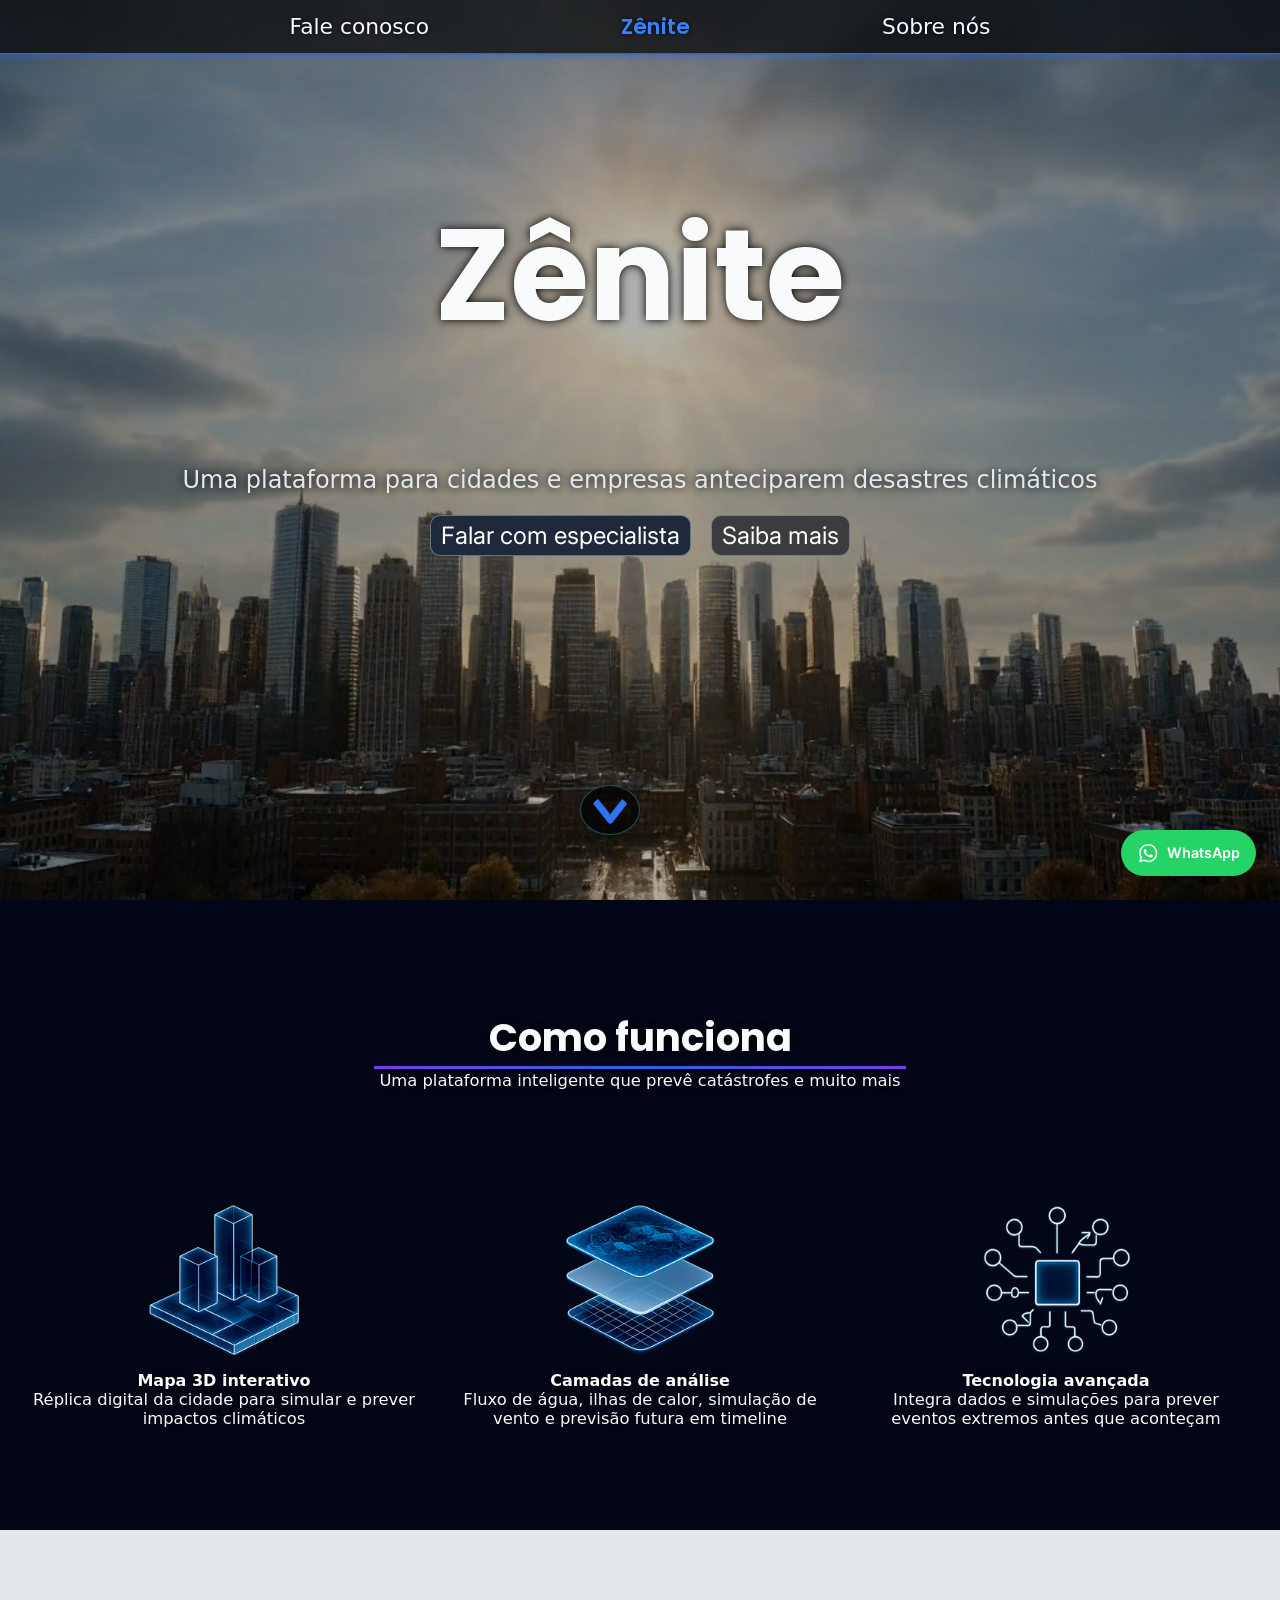
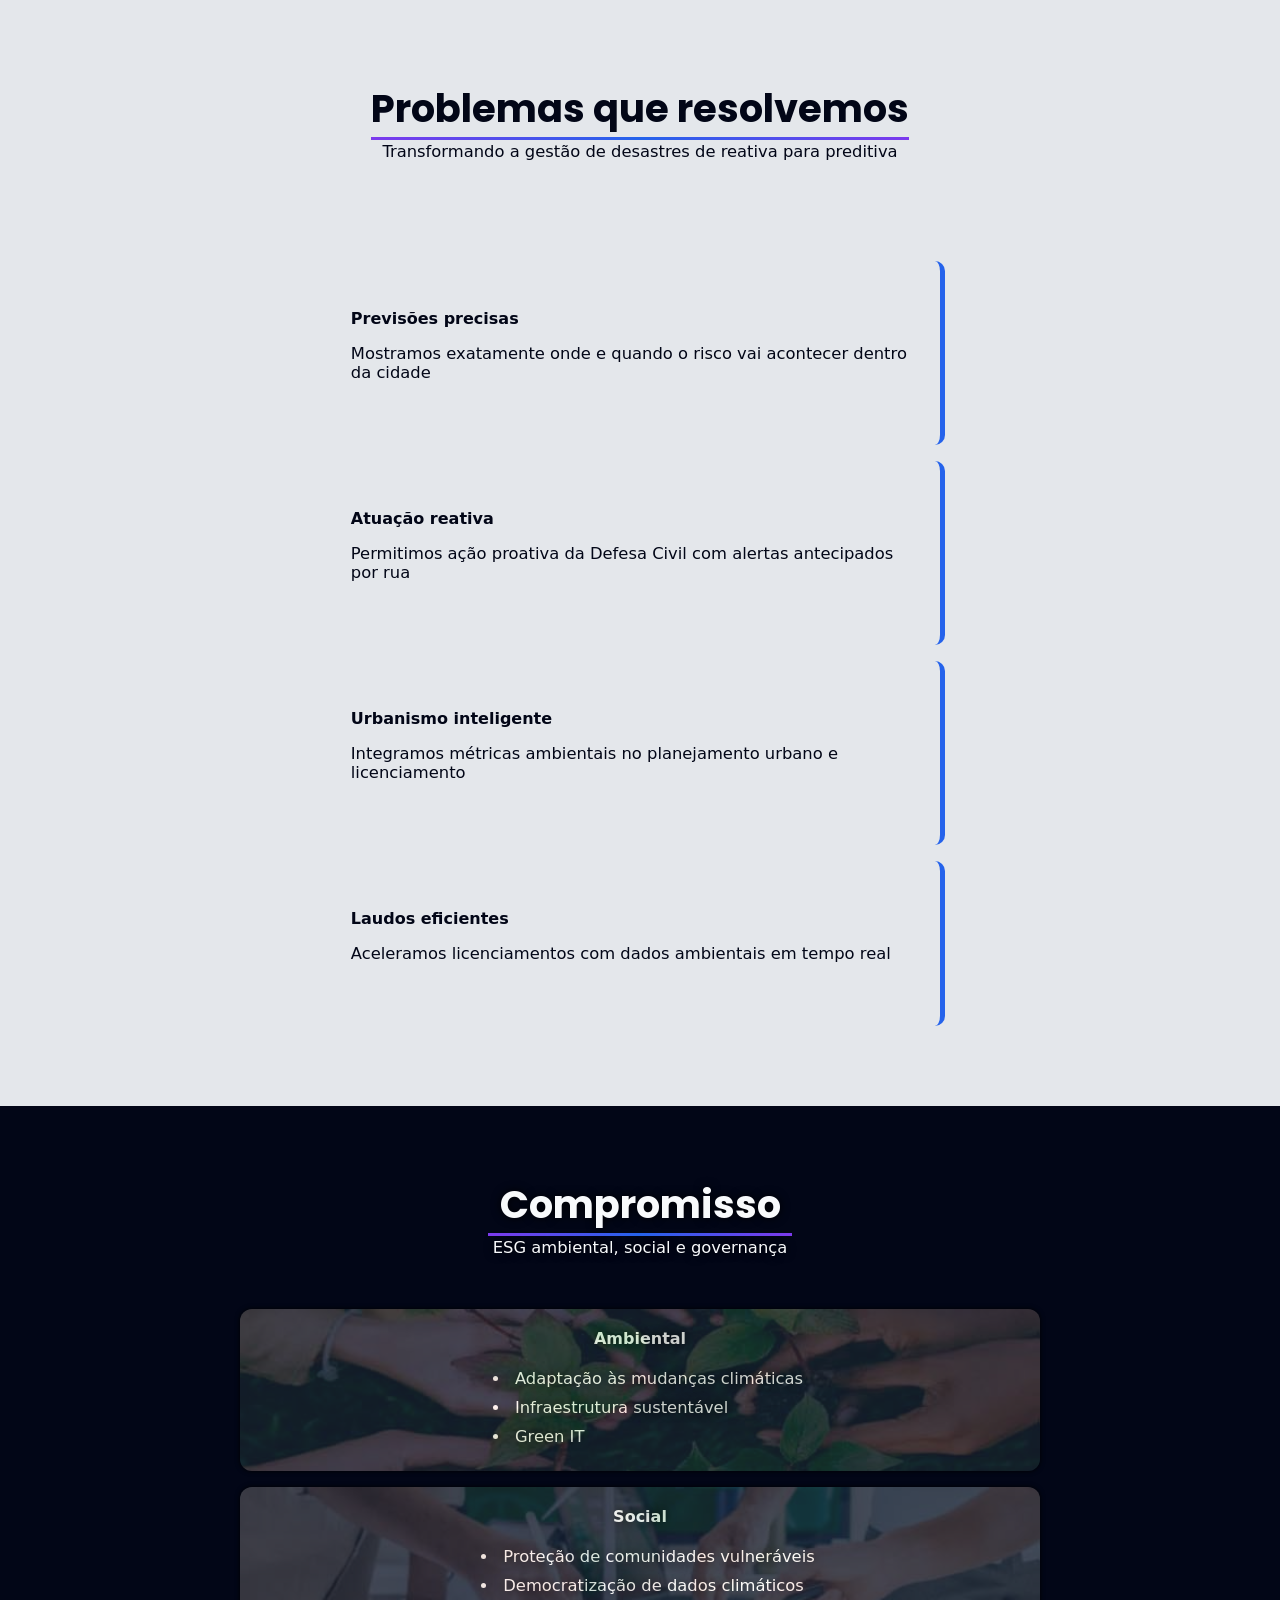
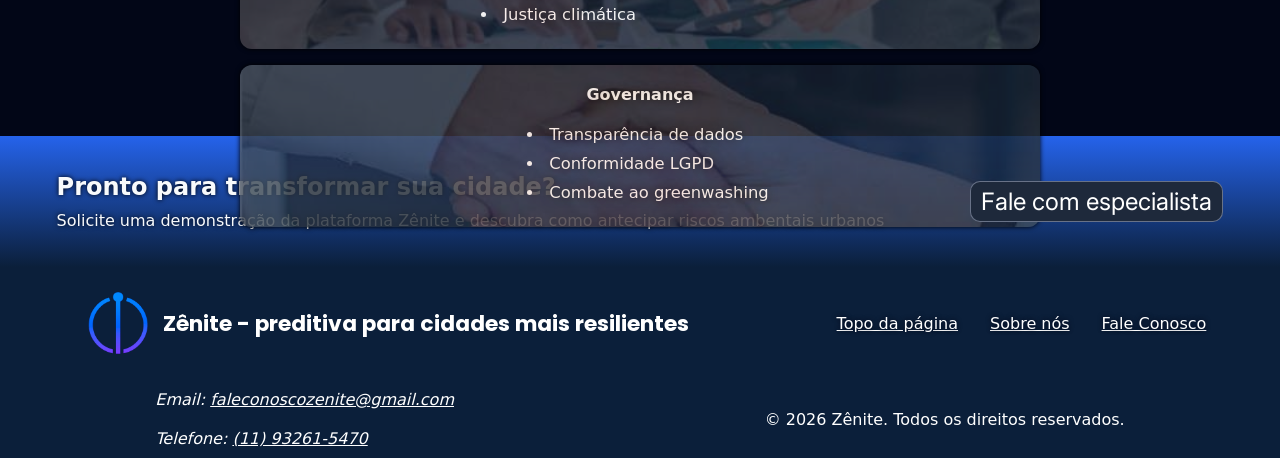
<file: index.html>
<!DOCTYPE html>
<html lang="pt-br">
  <head>
    <meta charset="UTF-8">
    <meta name="viewport" content="width=device-width, initial-scale=1.0">
    <!-- otimizações para SEO E GEO -->
    <meta name="description" content="Zênite utiliza inteligência preditiva, dados climáticos e simulações urbanas para antecipar desastres e tornar cidades mais resilientes, salvando vidas e reduzindo danos.">
    <meta property="og:title" content="Zênite">
    <meta property="og:description" content="Inteligência preditiva para cidades resilientes">
    <meta property="og:type" content="website">
    <meta property="og:url" content="https://jvmaia1.github.io/projeto-integrador-zenite/">
    <meta property="og:image" content="https://jvmaia1.github.io/projeto-integrador-zenite/conteudo/imagens/og-image.png">
    <meta property="og:image:secure_url" content="https://jvmaia1.github.io/projeto-integrador-zenite/conteudo/imagens/og-image.png">
    <meta property="og:image:type" content="image/jpeg">
    <meta property="og:image:width" content="1200">
    <meta property="og:image:height" content="630">
    <meta property="og:image:alt" content="Cidade monitorada pela plataforma Zênite para prevenção de riscos climáticos">

    <meta name="twitter:card" content="summary_large_image">
    <meta name="twitter:title" content="Zênite">
    <meta name="twitter:description" content="Inteligência preditiva para cidades resilientes">
    <meta name="twitter:image" content="https://jvmaia1.github.io/projeto-integrador-zenite/conteudo/imagens/og-image.png">
    <meta name="robots" content="index, follow">

    <title>Zênite - Plataforma de Monitoramento Climático</title>
    <link rel="canonical" href="https://zenite.com.br/">
    <!-- Fonte -->
    <link rel="preconnect" href="https://fonts.googleapis.com">
    <link rel="preconnect" href="https://fonts.gstatic.com" crossorigin>
    <link href="https://fonts.googleapis.com/css2?family=Poppins:wght@400&family=Inter:wght@400&display=swap" rel="stylesheet">
    <!-- <link href="https://fonts.googleapis.com/css2?family=Inter:ital,opsz,wght@0,14..32,100..900;1,14..32,100..900&display=swap" rel="stylesheet"> -->
    <!-- Estilos -->

      <!-- AOS Library -->
    <link href="https://unpkg.com/aos@2.3.1/dist/aos.css" rel="stylesheet">
    <link rel="stylesheet" href="./styles/styles.css">
    
    </head>

<body>

  <header id="topo-pagina">
    
    <video autoplay muted playsinline webkit-playsinline preload="auto" src="./conteudo/videos/video-tempestade-c.mp4" poster="./conteudo/imagens/fundo-video.jpeg"></video>
    
    <h1 id="titulo">Zênite</h1>
    <nav id="menu" aria-label="Menu principal">
      <ul class="links-menu">
        <li><a class="linha-gradiente" href="./faleconosco.html" >Fale conosco</a></li>
        <li><a id="titulo-nav" class="linha-gradiente" href="./index.html" aria-current="page">Zênite</a></li>
        <li><a class="linha-gradiente" href="./sobre-zenite.html">Sobre nós</a></li>
      </ul>
    </nav>
    
    <div class="cta-header">
      <p>Uma plataforma para cidades e empresas anteciparem desastres climáticos</p>
      <!-- <p>Pronto para usar tecnologia para salvar vidas e reduzir danos?</p> -->
      <span><a class="cta-transformar" id="botao-header" href="./faleconosco.html">Falar com especialista</a></span>
      <a id="link-saiba-mais" href="#como-funciona">Saiba mais</a>
    </div>

    <a id="link-botao-rolar" href="#como-funciona"> <img id="botao-rolar" loading="eager" src="./conteudo/imagens/seta-baixo.png" alt="seta para baixo para rolar a pagina para baixo e saber mais sobre a zenite" width="30px" height="50px"></a>
  </header>

  <main>
    <article id="como-funciona"  class="como-funciona">
      
      <div class="cabecalho">
        <h2 class="linha-gradiente">Como funciona</h2>
          <p>Uma plataforma inteligente que prevê catástrofes e muito mais</p>
      </div>
      <div class="cards">

        <section data-aos="zoom-in" data-aos-duration="1000" class="card">
          <img src="./conteudo/imagens/mapa-3d.png" loading="lazy" alt="Mapa 3D Interativo" width="200px" height="200px">
        
          <div  class="texto-card">
            <h3>Mapa 3D interativo</h3>
              <p>Réplica digital da cidade para simular e prever impactos climáticos</p>
          </div>
        </section>
        
        <section data-aos="zoom-in" data-aos-duration="1500" class="card">

          <img src="./conteudo/imagens/analise-camadas.png" loading="lazy" alt="Visualização de camadas climáticas urbanas" width="200px" height="200px">

          <div class="texto-card">
            <h3>Camadas de análise</h3>
            <p>Fluxo de água, ilhas de calor, simulação de vento e previsão futura em timeline</p>
          </div>

        </section>
        
        <section data-aos="zoom-in" data-aos-duration="2000" id="ancora-como-funciona" class="card">

          <img src="./conteudo/imagens/tecnologia-avancada.png" loading="lazy" alt="Ilustração de chip tecnologico" width="200px" height="200px">

          <div class="texto-card">
            <h3>Tecnologia avançada</h3>
              <p>Integra dados e simulações para prever eventos extremos antes que aconteçam</p>
        </div>

        </section>
      </div>
    </article>

    <section class="problemas-que-resolvemos">
      <div class="cabecalho">
        <h2 class="linha-gradiente">Problemas que resolvemos</h2>
          <p>Transformando a gestão de desastres de reativa para preditiva</p>
      </div>
      <div class="cards">
          <div class="card" data-aos="fade-right"data-aos-duration="200"data-aos-easing="ease-in-sine">
              <h3 class="titulo-card">Previsões precisas</h3>
                <p>Mostramos exatamente onde e quando o risco vai acontecer dentro da cidade</p>
          </div>

          <div class="card" data-aos="fade-right"data-aos-duration="300"data-aos-easing="ease-in-sine">
              <h3 class="titulo-card">Atuação reativa</h3>
                <p>Permitimos ação proativa da Defesa Civil com alertas antecipados por rua</p>
          </div>
          <div class="card" data-aos="fade-right"data-aos-duration="400"data-aos-easing="ease-in-sine">
              <h3 class="titulo-card">Urbanismo inteligente</h3>
                <p>Integramos métricas ambientais no planejamento urbano e licenciamento</p>
          </div>
          <div class="card" data-aos="fade-right"data-aos-duration="500"data-aos-easing="ease-in-sine">
              <h3 class="titulo-card">Laudos eficientes</h3>
                <p>Aceleramos licenciamentos com dados ambientais em tempo real</p>
          </div>
      </div>

    </section>
    
    <section class="compromisso">
      <div class="cabecalho">
        <h2 class="linha-gradiente">Compromisso</h2>
          <p>ESG ambiental, social e governança</p>
      </div>

          <section class="cards">

              <div data-aos="fade-up" data-aos-duration="1000" class="card" >
                <h3>Ambiental</h3>
                  <ul>
                    <li>Adaptação às mudanças climáticas</li>
                    <li>Infraestrutura sustentável</li>
                    <li>Green IT</li>
                  </ul>
              </div>
            
              <div data-aos="fade-up" data-aos-duration="2000" class="card">
                <h3>Social</h3>
                  <ul>
                    <li>Proteção de comunidades vulneráveis</li>
                    <li>Democratização de dados climáticos</li>
                    <li>Justiça climática</li>
                  </ul>
              </div>

            <div data-aos="fade-up" data-aos-duration="3000" class="card">
                <h3>Governança</h3>
                <ul>
                  <li>Transparência de dados</li>
                  <li>Conformidade LGPD</li>
                <li>Combate ao greenwashing</li>
              </ul>
            </div>
          </section>

    </section>

    <section class="pronto-para-transformar">
      <div>
        <h2>Pronto para transformar sua cidade?</h2>
          <p>Solicite uma demonstração da plataforma Zênite e descubra como antecipar riscos ambentais urbanos</p>
      </div>
      <span><a class="cta-transformar" href="faleconosco.html">Fale com especialista</a></span>
    </section>

  </main>

  <a class="botao-whatsapp" href="https://wa.me/5511932615470?text=Ol%C3%A1%21%20Vim%20pelo%20site%20da%20Z%C3%AAnite%20e%20gostaria%20de%20saber%20como%20a%20plataforma%20pode%20ajudar%20minha%20cidade%20ou%20empresa%20a%20antecipar%20riscos%20clim%C3%A1ticos%20e%20reduzir%20danos." target="_blank" rel="noopener noreferrer" aria-label="Conversar com a Zênite pelo WhatsApp">
    <svg aria-hidden="true" viewBox="0 0 32 32">
      <path d="M16.04 3C8.88 3 3.06 8.78 3.06 15.9c0 2.27.6 4.49 1.73 6.43L3 29l6.84-1.78a13 13 0 0 0 6.2 1.58c7.16 0 12.98-5.78 12.98-12.9S23.2 3 16.04 3Zm0 23.62c-1.93 0-3.82-.52-5.48-1.51l-.39-.23-4.06 1.06 1.08-3.94-.26-.41a10.55 10.55 0 0 1-1.68-5.69c0-5.91 4.84-10.72 10.79-10.72s10.79 4.81 10.79 10.72-4.84 10.72-10.79 10.72Zm5.92-8.03c-.32-.16-1.91-.94-2.2-1.04-.3-.11-.51-.16-.73.16-.21.32-.84 1.04-1.03 1.25-.19.22-.38.24-.7.08-.32-.16-1.36-.5-2.59-1.59-.96-.85-1.6-1.9-1.79-2.22-.19-.32-.02-.49.14-.65.15-.14.32-.38.49-.57.16-.19.21-.32.32-.54.11-.22.05-.41-.03-.57-.08-.16-.73-1.74-1-2.38-.26-.63-.53-.54-.73-.55h-.62c-.21 0-.57.08-.86.41-.3.32-1.13 1.1-1.13 2.68s1.16 3.11 1.32 3.33c.16.22 2.28 3.46 5.52 4.85.77.33 1.37.53 1.84.68.77.24 1.47.21 2.02.13.62-.09 1.91-.78 2.18-1.53.27-.75.27-1.39.19-1.53-.08-.13-.3-.21-.62-.37Z"/>
    </svg>
    <span>WhatsApp</span>
  </a>

  <footer>

    <div class="logo">
      <img class="logo-original" loading="lazy" src="./conteudo/imagens/nova-logo-zenite-cortada.png" alt="Logo Zênite" width="368px" height="390px" >
      <h2>Zênite - preditiva para cidades mais resilientes</h2>
    </div>

    <nav class="footer-links">
      <ul>
        <li><a href="#topo-pagina">Topo da página</a></li>
        <li><a href="./sobre-zenite.html">Sobre nós</a></li>
        <li><a href="./faleconosco.html">Fale Conosco</a></li>
      </ul>
    </nav>

    <section class="footer-contato">
      <address>
        <p>Email: <a href="mailto:faleconoscozenite@gmail.com">faleconoscozenite@gmail.com</a></p>
      </address>
      <address>
        <p>Telefone: <a href="tel:+5511932615470">(11) 93261-5470</a></p>
      </address>
    </section>

    <p class="footer-copy">&copy; 2026 Zênite. Todos os direitos reservados.</p>

  </footer>

  <!-- JS da AOS Library -->
  <script src="https://unpkg.com/aos@2.3.1/dist/aos.js"></script>
  <script>
    AOS.init({
      once:true,
    });
  </script>


<script type="application/ld+json">
  {
    "@context": "https://schema.org",
    "@type": "Organization",
    "name": "Zênite",
    "url": "https://zenite.com.br",
    "description": "Plataforma de monitoramento climático e resiliência urbana"
  }
</script>

<script src="./scripts/script.js"></script>
</body>
</html>
</file>
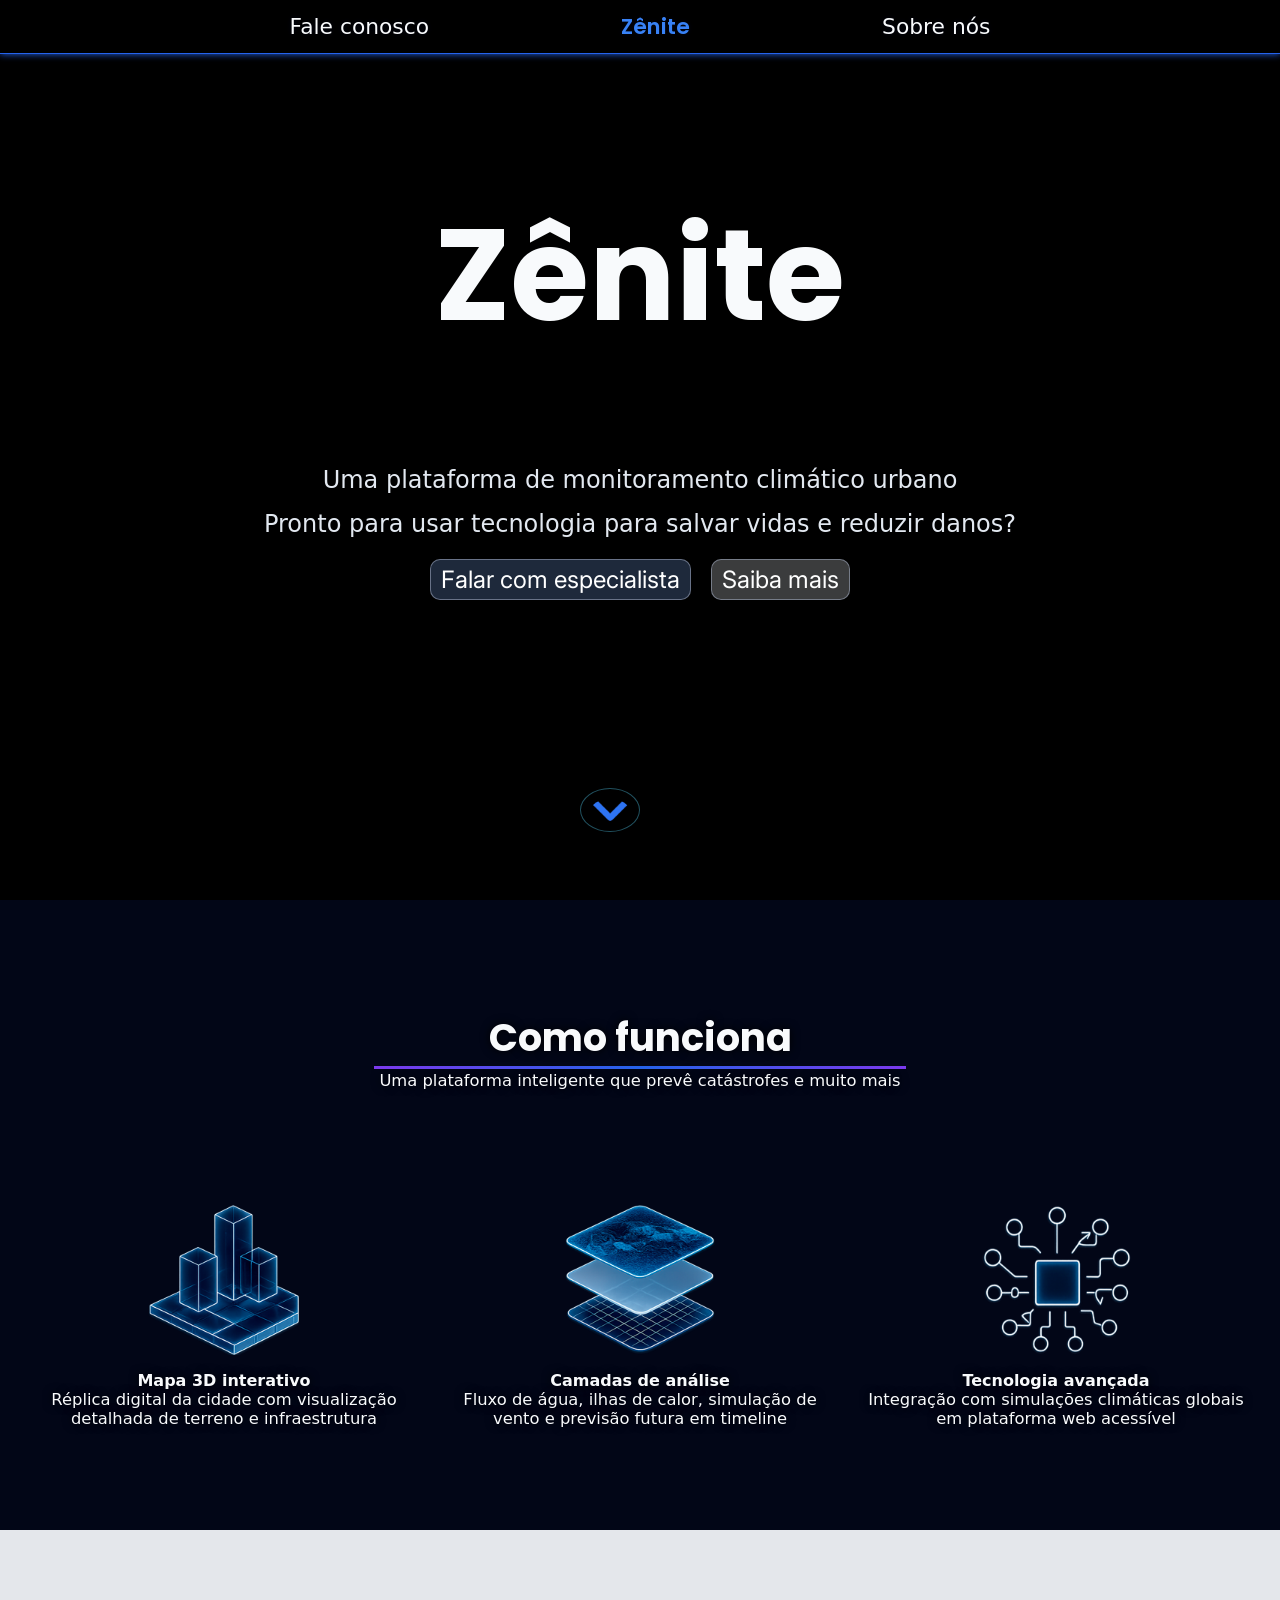
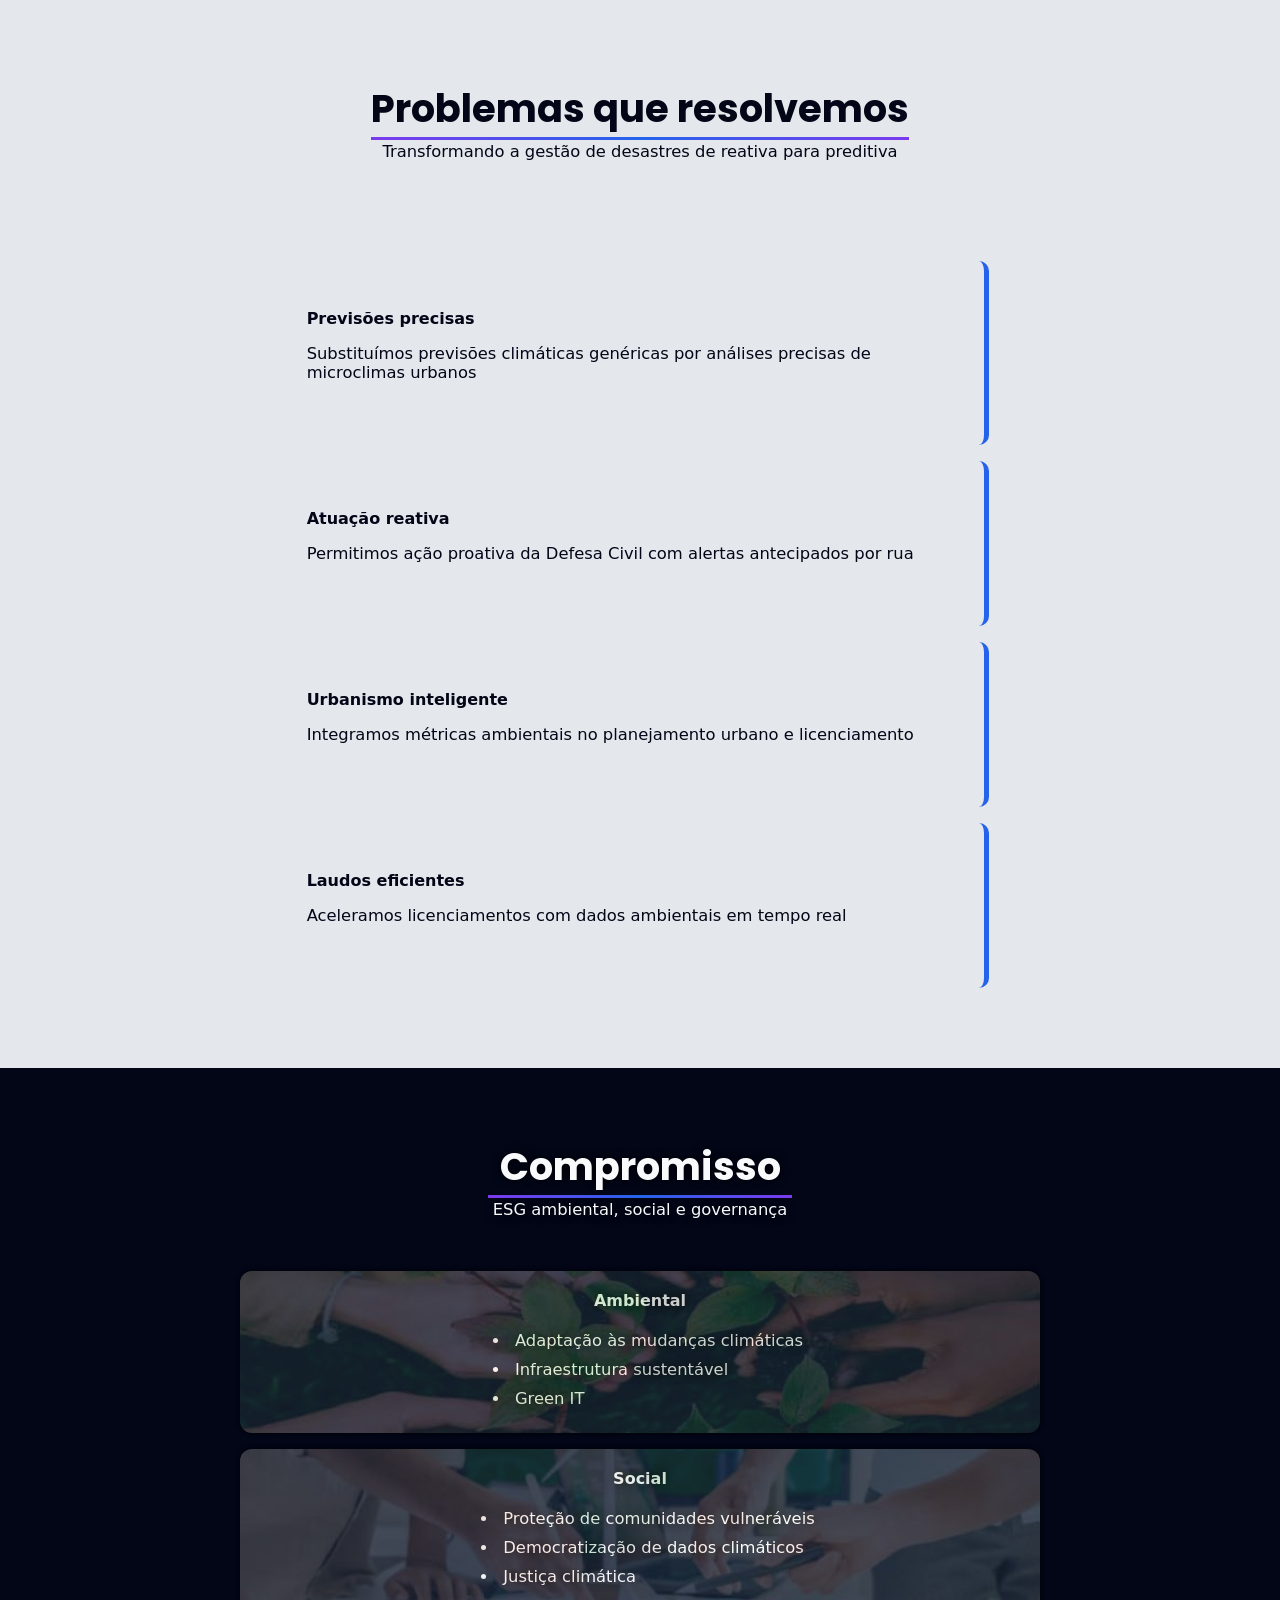
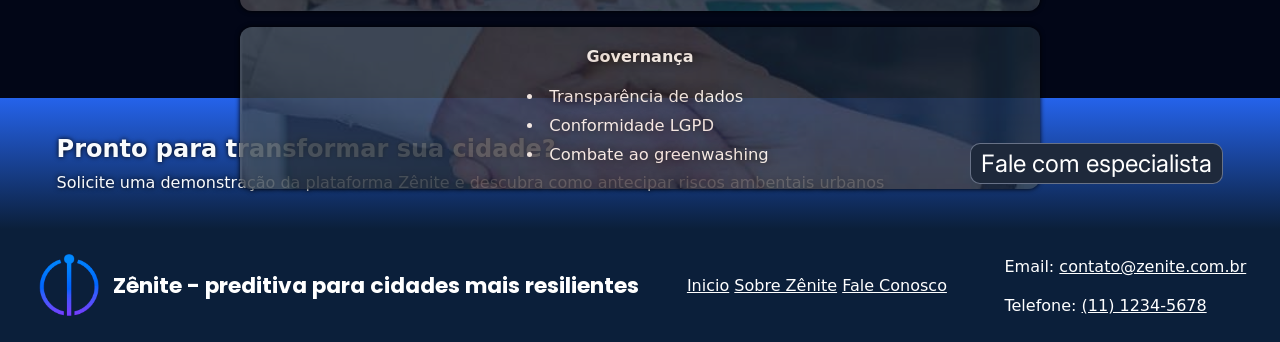
<file: paginas/index.html>
<!DOCTYPE html>
<html lang="pt-br">
  <head>
    <meta charset="UTF-8">
    <meta name="viewport" content="width=device-width, initial-scale=1.0">
    <!-- otimizações para SEO E GEO -->
    <meta name="description" content="Zênite utiliza inteligência preditiva, dados climáticos e simulações urbanas para antecipar desastres e tornar cidades mais resilientes.">
    <meta property="og:title" content="Zênite">
    <meta property="og:description" content="Inteligência preditiva para cidades resilientes">
    <meta property="og:image" content="../imagens/zenite-cidade.jpg">
    <meta property="og:type" content="website">
    <meta property="og:url" content="https://zenite.com.br/">
    <meta name="robots" content="index, follow">

    <title>Zênite - Plataforma de Monitoramento Climático e Resiliência Urbana</title>
    <link rel="canonical" href="https://zenite.com.br/">
    <!-- Fonte -->
    <link rel="preconnect" href="https://fonts.googleapis.com">
    <link rel="preconnect" href="https://fonts.gstatic.com" crossorigin>
    <link href="https://fonts.googleapis.com/css2?family=Poppins:ital,wght@0,100;0,200;0,300;0,400;0,500;0,600;0,700;0,800;0,900;1,100;1,200;1,300;1,400;1,500;1,600;1,700;1,800;1,900&display=swap" rel="stylesheet">
    <link href="https://fonts.googleapis.com/css2?family=Inter:ital,opsz,wght@0,14..32,100..900;1,14..32,100..900&display=swap" rel="stylesheet">
    <!-- Estilos -->
    <link rel="stylesheet" href="../styles/styles.css">
    </head>
<body>
  <header id="topo-pagina">
    
    <video autoplay muted src="../conteudo/videos/video-tempestade-c.mp4"></video>
    
    <h1 id="titulo">Zênite</h1>
    <nav id="menu" aria-label="Menu principal">
      <div class="links-menu">
        <a class="linha-gradiente" href="./faleconosco.html">Fale conosco</a>
        <a id="titulo-nav" class="linha-gradiente" href="#topo-pagina" aria-current="page">Zênite</a>
        <a class="linha-gradiente" href="./sobre-zenite.html">Sobre nós</a>
      </div>
    </nav>
    
    <div class="cta-header">
      <p>Uma plataforma de monitoramento climático urbano</p>
      <p>Pronto para usar tecnologia para salvar vidas e reduzir danos?</p>
      <span><a class="cta-transformar" id="botao-header" href="./faleconosco.html">Falar com especialista</a></span>
      <a id="link-saiba-mais" href="#como-funciona">Saiba mais</a>
    </div>

    <a href="#como-funciona"> <img id="botao-rolar" loading="lazy" src="../conteudo/imagens/seta-baixo.png" alt="seta para baixo para rolar a pagina para baixo e saber mais sobre a zenite"></a>
  </header>

  <main>
    <article id="como-funciona"  class="como-funciona">
      
      <div class="cabecalho">
        <h2 class="linha-gradiente">Como funciona</h2>
          <p>Uma plataforma inteligente que prevê catástrofes e muito mais</p>
      </div>
      <div class="cards">
        <section class="card">

          <img src="../conteudo/imagens/mapa-3d.png" alt="Mapa 3D Interativo">
          
          <div class="texto-card">
            <h3>Mapa 3D interativo</h3>
              <p>Réplica digital da cidade com visualização detalhada de terreno e infraestrutura</p>
          </div>

        </section>
        
        <section class="card">

          <img src="../conteudo/imagens/analise-camadas.png" alt="Visualização de camadas climáticas urbanas">

          <div class="texto-card">
            <h3>Camadas de análise</h3>
            <p>Fluxo de água, ilhas de calor, simulação de vento e previsão futura em timeline</p>
          </div>

        </section>
        
        <section id="ancora-como-funciona" class="card">

          <img src="../conteudo/imagens/tecnologia-avancada.png" alt="">

          <div class="texto-card">
            <h3>Tecnologia avançada</h3>
              <p>Integração com simulações climáticas globais em plataforma web acessível</p>
        </div>

        </section>
      </div>
    </article>

    <section class="problemas-que-resolvemos">
      <div class="cabecalho">
        <h2 class="linha-gradiente">Problemas que resolvemos</h2>
          <p>Transformando a gestão de desastres de reativa para preditiva</p>
      </div>
      <div class="cards">

        <div class="card">
          <h3 class="titulo-card">Previsões precisas</h3>
            <p>Substituímos previsões climáticas genéricas por análises precisas de microclimas urbanos</p>
        </div>

        <div class="card">
          <h3 class="titulo-card">Atuação reativa</h3>
            <p>Permitimos ação proativa da Defesa Civil com alertas antecipados por rua</p>
        </div>

        <div class="card">
          <h3 class="titulo-card">Urbanismo inteligente</h3>
            <p>Integramos métricas ambientais no planejamento urbano e licenciamento</p>
        </div>

        <div class="card">
          <h3 class="titulo-card">Laudos eficientes</h3>
            <p>Aceleramos licenciamentos com dados ambientais em tempo real</p>
        </div>

      </div>

    </section>
    
    <section class="compromisso">
      <div class="cabecalho">
        <h2 class="linha-gradiente">Compromisso</h2>
          <p>ESG ambiental, social e governança</p>
      </div>

        <section>
          <div class="cards">

            <div class="card">
          <h3>Ambiental</h3>
            <ul>
              <li>Adaptação às mudanças climáticas</li>
              <li>Infraestrutura sustentável</li>
              <li>Green IT</li>
            </ul>
        </div>
        
        <div class="card">
          <h3>Social</h3>
            <ul>
              <li>Proteção de comunidades vulneráveis</li>
              <li>Democratização de dados climáticos</li>
              <li>Justiça climática</li>
            </ul>
        </div>

        <div class="card">
            <h3>Governança</h3>
            <ul>
              <li>Transparência de dados</li>
              <li>Conformidade LGPD</li>
            <li>Combate ao greenwashing</li>
          </ul>
        </div>
        </div>
        </section>

    </section>

    <section class="pronto-para-transformar">
      <div>
        <h2>Pronto para transformar sua cidade?</h2>
          <p>Solicite uma demonstração da plataforma Zênite e descubra como antecipar riscos ambentais urbanos</p>
      </div>
      <span><a class="cta-transformar" href="faleconosco.html">Fale com especialista</a></span>
    </section>

  </main>

  <footer>

    <div class="logo">
      <img class="logo-original" loading="lazy" src="../conteudo/imagens/nova-logo-zenite-cortada.png" alt="Logo Zênite">
      <h2>Zênite - preditiva para cidades mais resilientes</h2>
    </div>

    
    
    <div class="footer-links">
      <a href="#topo-pagina">Inicio</a>
      <a href="./sobre-zenite.html">Sobre Zênite</a>
      <a href="./faleconosco.html">Fale Conosco</a>
    </div>

    <div class="footer-contato">
      <p>Email: <a href="mailto:contato@zenite.com.br">contato@zenite.com.br</a></p>
      <p>Telefone: <a href="tel:+551112345678">(11) 1234-5678</a></p>
    </div>
    
  </footer>

  <script src="../scripts/script.js"></script>
  <script type="application/ld+json">
    {
      "@context": "https://schema.org",
      "@type": "Organization",
      "name": "Zênite",
      "url": "https://zenite.com.br",
      "description": "Plataforma de monitoramento climático e resiliência urbana"
    }
  </script>
</body>
</html>
</file>
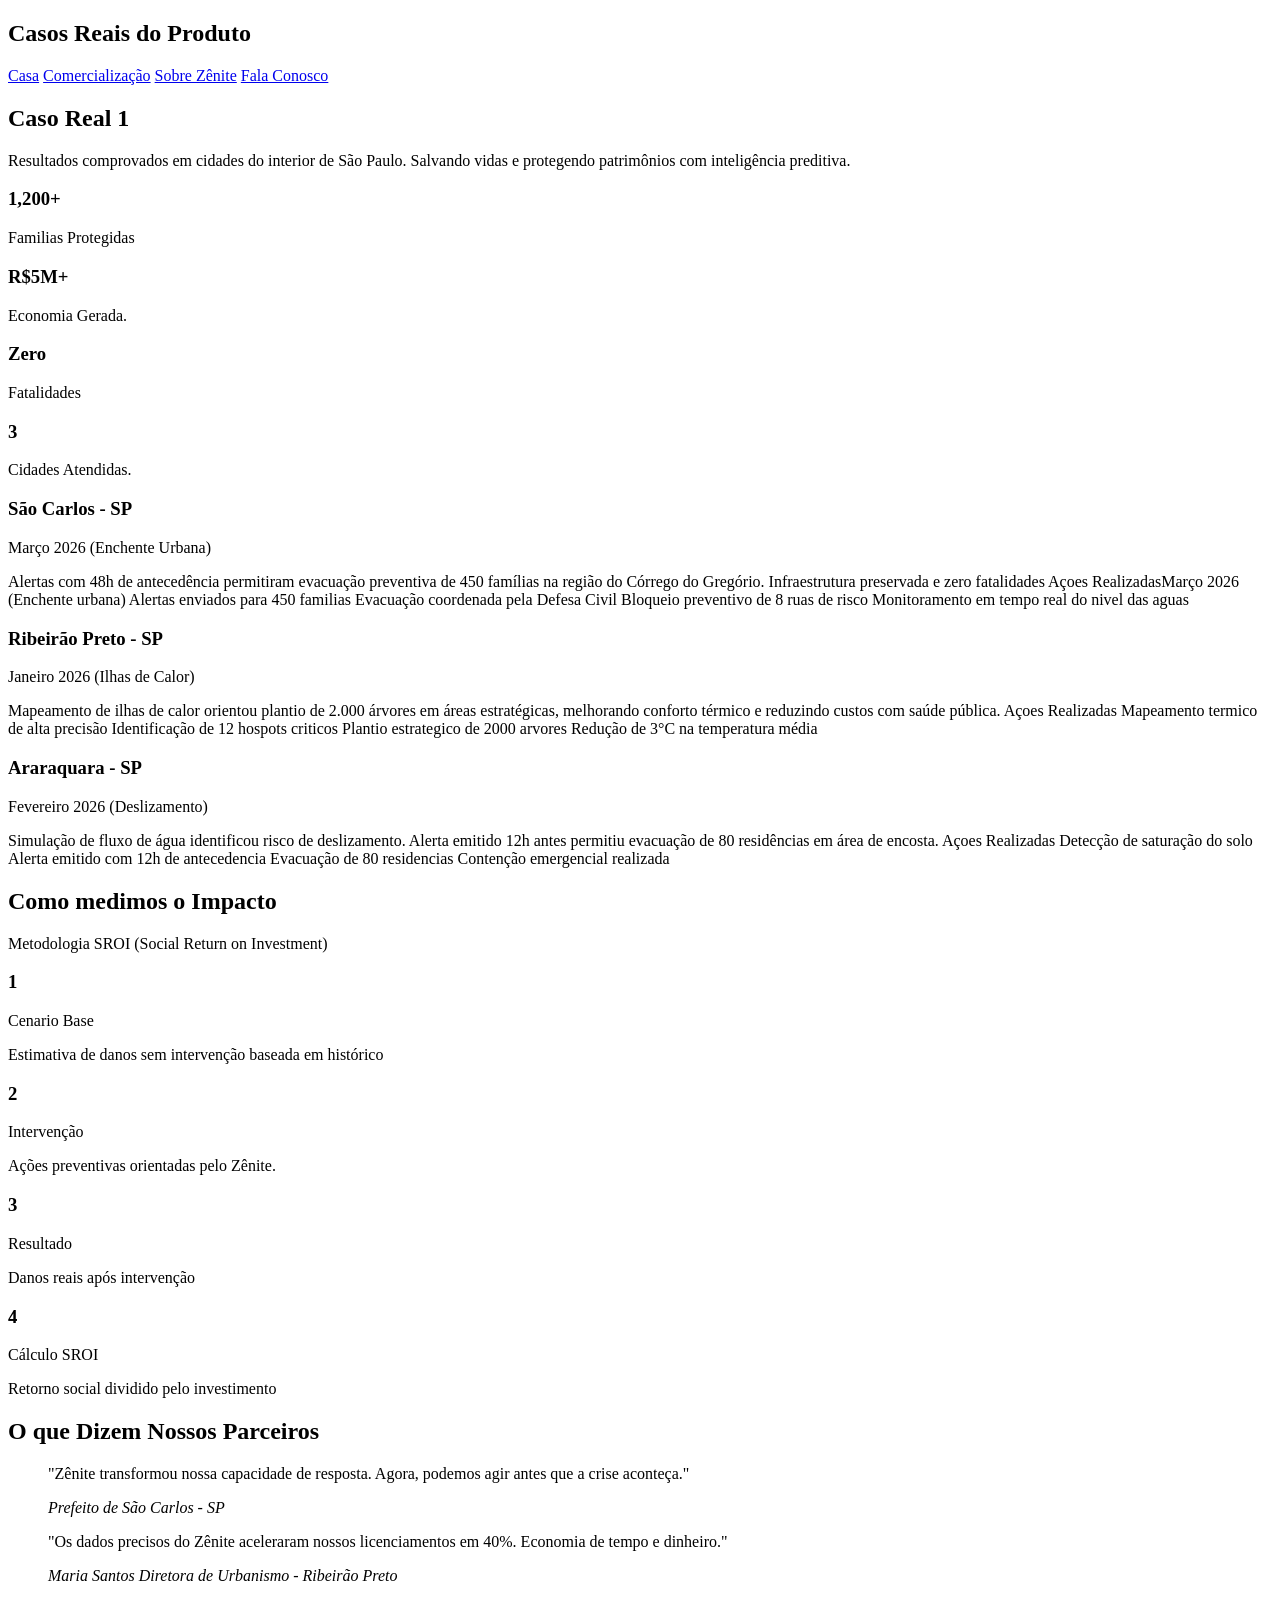
<file: paginas/casos-reais.html>
<!DOCTYPE html>
<html lang="pt-br">
<head>
  <meta charset="UTF-8">
  <meta name="viewport" content="width=device-width, initial-scale=1.0">
  <title>Casos Reais</title>
</head>
<body>
  <nav>
    <h1>Casos Reais do Produto</h1>
    <a href="./index.html">Casa</a>
    <a href="./comercializacao.html">Comercialização</a>
    <a href="./sobre-zenite.html">Sobre Zênite</a>
    <a href="./falaconosco.html">Fala Conosco</a>
  </nav>
  <main>
      <section>
        <h2>Caso Real 1</h2>
        <p>Resultados comprovados em cidades do interior de São Paulo. Salvando vidas e protegendo patrimônios com inteligência preditiva.</p>
      </section>
      <section>
        <div>
          <h3>1,200+</h3>
          <p>Familias Protegidas</p>
        </div>
        <div>
          <h3>R$5M+</h3>
          <p>Economia Gerada.</p>
        </div>
        <div>
          <h3>Zero</h3>
          <p>Fatalidades</p>
        </div>
        <div>
          <h3>3</h3>
          <p>Cidades Atendidas.</p>
        </div>
      </section>
      <article>
        <h3>São Carlos - SP</h3>
        <time>Março 2026</time>
        <span>(Enchente Urbana)</span>
        <p> Alertas com 48h de antecedência permitiram        evacuação preventiva de 450 famílias na região do Córrego do Gregório. Infraestrutura preservada e zero fatalidades
          Açoes RealizadasMarço 2026 (Enchente urbana)
          Alertas enviados para 450 familias
          Evacuação coordenada pela Defesa Civil
          Bloqueio preventivo de 8 ruas de risco
          Monitoramento em tempo real do nivel das aguas
        </p>
      </article>
      <article>
        <h3>Ribeirão Preto - SP</h3>
        <time>Janeiro 2026</time>
        <span>(Ilhas de Calor)</span>
        <p>Mapeamento de ilhas de calor orientou plantio de 2.000 árvores em áreas estratégicas, melhorando conforto térmico e reduzindo custos com saúde pública.
        Açoes Realizadas
        Mapeamento termico de alta precisão
        Identificação de 12 hospots criticos
        Plantio estrategico de 2000 arvores
        Redução de 3°C na temperatura média
        </p>
      </article>
      <article>
        <h3>Araraquara - SP</h3>
        <time>Fevereiro 2026</time>
        <span>(Deslizamento)</span>
        <p>Simulação de fluxo de água identificou risco de deslizamento. Alerta emitido 12h antes permitiu evacuação de 80 residências em área de encosta.
        Açoes Realizadas
        Detecção de saturação do solo
        Alerta emitido com 12h de antecedencia
        Evacuação de 80 residencias
        Contenção emergencial realizada
        </p>
      </article>
      <section>
        <h2>Como medimos o Impacto</h2>
        <p>Metodologia SROI (Social Return on Investment)</p>

        <article>
          <h3>1</h3>
          <p>Cenario Base</p>
          <p>Estimativa de danos sem intervenção baseada em histórico</p>
        </article>

        <article>
          <h3>2</h3>
          <p>Intervenção</p>
          <p>Ações preventivas orientadas pelo Zênite.</p>
        </article>

        <article>
          <h3>3</h3>
          <p>Resultado</p>
          <p>Danos reais após intervenção</p>
        </article>

        <article>
          <h3>4</h3>
          <p>Cálculo SROI</p>
          <p>Retorno social dividido pelo investimento</p>
        </article>

      </section>
      <section>
        <h2>O que Dizem Nossos Parceiros</h2>
        <blockquote>
          <p>"Zênite transformou nossa capacidade de resposta. Agora, podemos agir antes que a crise aconteça."</p>
          <cite>Prefeito de São Carlos - SP</cite>
        </blockquote>
        <blockquote>
          <p>"Os dados precisos do Zênite aceleraram nossos licenciamentos em 40%. Economia de tempo e dinheiro."</p>
          <cite>Maria Santos Diretora de Urbanismo - Ribeirão Preto</cite>
        </blockquote>
      </section>

      <!-- Footer -->
      
  </main>
</body>
</html>
</file>
<file: styles/styles.css>
:root {
  /* Cores principais */
  --cor-azul-escuro: #0B1F3A;
  --cor-azul-destaque: #2563EB;
  --cor-azul-claro: #3882F6;
  --cor-roxo: #7C3AED;
  --cor-branco-titulos: #F8FAFC;

  /* Cores Neutras */
  --cor-azul-muito-escuro: #020617;
  --cor-azul-opaco: #1E293B;
  --cor-lilas-pastel: #64748B;
  --cor-azul-acizentado: #E2E8F0;
  --cor-branco: #FFFFFF;

  /* Fontes */
  --fonte-titulos: 'Poppins', sans-serif, system-ui;

  /* Gradiente */
  --gradiente: linear-gradient(to right, #7C3AED, #2563EB, #7C3AED);
}

*, *::before, *::after {
  box-sizing: border-box;
  margin: 0;
  padding: 0;
}

html {
  overflow-x: hidden; /* Evitando que a pagina crie uma barra lateral */
  font-size: 16px;
  font-family: system-ui, sans-serif;
  background-color: black;
  scroll-behavior: smooth;
}

main{
  position: relative;
  isolation: isolate;
  background-size: cover;
  background-color: var(--cor-azul-muito-escuro);
}

nav a { 
  color: var(--cor-branco-titulos);
  text-shadow: 0 0 5px var(--cor-azul-muito-escuro);
  text-decoration: none;
}

p{ text-align: start; }

#topo-pagina {
  display: flex;
  justify-content: center;
  position: relative;
  width: 100vw;
  height: 100vh;

  video {
    position: absolute;
    /* z-index: -2;   */
    width: 100vw;
    height: 100vh;
    object-fit: cover;
    animation-name: esmaecer;
    animation-timing-function: ease-in;
    animation-duration: 12s;
    animation-fill-mode: forwards;
  }
  h1 {
    position: absolute;
    top: 20vh;
    color: var(--cor-branco-titulos);
    text-shadow: 0 0 10px black;
    
    font-size: clamp(4rem, 10vw, 16rem);
    
    /* espaço para a linha */
    padding-bottom: 1rem;
    
    font-family: var(--fonte-titulos);
  }
  #link-botao-rolar{margin-inline: auto;}
}


/* linha com gradiente abaixo do titulo */
.linha-gradiente::after {
  content: '';
  
  position: absolute;
  top: 20vh;
  
  /* faz a linha começar antes do texto */
  left: -15vw;
  
  /* aumenta além do tamanho do h1 */
  width: calc(100% + 30vw);
  
  height: 3px;
  
  background: var(--gradiente);
}

.cabecalho h2{position: relative;}

.cabecalho .linha-gradiente::after {
  position: absolute;
  top: 100%;
  left: 0;
  width: 100%;
}

#menu {
  /* Flex */
  position: fixed;
  top: 0;
  display: flex;
  flex-wrap: wrap;
  align-content: flex-start;
  gap: 5px;
  
  /* Posição */
  z-index: 5;
  
  a{
    font-size: clamp(1rem, calc((2vw + 2vh)/2), 60px);
    position: relative;
    transition: 0.3s ease-in-out;
    
    &:hover, &:focus-visible{
      color: var(--cor-azul-destaque);
      text-shadow: none;
      &::after{
        animation-name: transicao_barra_links;
        animation-duration: 0.3s;
        opacity: 1;
      }
    }
  }
  
  .linha-gradiente::after{
    position: absolute;
    height: 3px;
    width: 120%;
    left: -10%;
    top: 90%;
    opacity: 0;
    transition: opacity 0.3s ease;
  }
}

.links-menu a[aria-current="page"] {
    color: var(--cor-azul-claro);
    font-weight: 600;
}

#titulo-nav{ font-family: var(--fonte-titulos); }

#botao-rolar{
  transition: opacity 0.5s ease;
  &.visivel{
    opacity: 1;
    cursor: pointer ;
  }
}

.links-menu{
  display: flex;
  align-items: center;
  justify-content: center;
  gap:15%;
  background-color: hsla(0, 0%, 0%, 0.685);
  border-block-end: solid 1px var(--cor-azul-destaque);
  box-shadow:  0 0 7px var(--cor-azul-destaque);
  width: 100vw;
  min-height: fit-content;
  height: 6vh;
}
ul{list-style: none;}

.cta-header{
  position: absolute;
  top: 50dvh;
  text-align: center;
  font-size: clamp(1rem, calc((3vw + 3vh)/2), 8rem);
  color: var(--cor-azul-acizentado);
  text-shadow: 0 0 10px black;
  p{
    text-align: center;
    user-select: none;
    position: relative;
    font-size: clamp(1.5rem, calc((2vw + 2vh)/2), 8rem);
    margin-inline: 10px;
    margin-block: 1rem;
  }
}

.cta-header, .pronto-para-transformar{
  a, a .cta-transformar{
    font-family: 'Inter', sans-serif;
    display: inline-block;
    position: relative;
    color: var(--cor-branco);
    font-size: clamp(1.5rem, calc((2.2vw + 2.2vh) / 2), 6rem);
    text-decoration: none;
    background-color: var(--cor-azul-opaco);
    border-radius: 10px;
    padding: 5px 10px;
    text-shadow: none;
    margin: 5px;
    border: 1px solid #b1bcd380;
  }
  
  a:hover, a:focus-visible{ 
    background-color:var(--cor-azul-claro); 
    box-shadow: 0 0 2px var(--cor-azul-destaque);
  }  
  
}

.pronto-para-transformar{
  p{ font-size: clamp(1rem, calc((1.3vw + 1.3vh) / 2), 6rem); }
}

#link-saiba-mais{
  background-color: #3b3c3d;
  &:hover, &:focus-visible{ 
    background-color:var(--cor-azul-escuro); 
  }     
}

#botao-rolar{
  /* centraliação responsiva  */
  left: 0;
  right: 0;
  width: clamp(40px, calc((12vw + 12vh)/2), 60px);
  margin: 0 auto;
  
  /* Posição */
  position: fixed;
  top: 90dvh;
  transform: translate(-50%, -50%);
  z-index: 3;
  
  /* Animação */
  opacity: 0;
  animation-name: sobe_desce;
  animation-duration: 1s;
  animation-iteration-count: infinite;
  animation-direction: alternate;
  
  /* Estilização */
  background-color: hsla(0, 0%, 0%, 0.685);
  border: 1px rgb(33, 81, 95) solid;
  padding: 10px;
  border-radius: 100%;
  user-select: none;
}

.compromisso{
  height: 70vh;
  ul{
    margin-inline-start: 1rem ;
    li{font-size: clamp(1rem, calc((1.5vw + 1.5vh) / 2), 4rem);}
  }
}

.como-funciona{
  height: 70vh;
  flex-direction: column;
  max-width: 100%;
  padding-block-start: 1rem;

  h2{padding-block-start: 5dvh;}

  .cards{
    display: flex;
    flex-wrap: wrap;
    justify-content: center;
  }
  .card{
    flex: 1 1 30%;
    flex-direction: column;
    
    h3,p{text-align: center;}
  }
}

.como-funciona, .compromisso { 
  display: flex;
  isolation: isolate;
  position: relative;
  flex-direction: column;
  font-size: clamp(1rem, calc((2vw + 2vh)/2), 3rem);
  min-height: fit-content;
  align-items: center;
  justify-content: space-around;
  padding: 1rem;
  color: var(--cor-branco-titulos);
  text-shadow: 0 0 10px black;
  
  img{
    width: 150px;
    height: auto;
  }

}

.como-funciona, .problemas-que-resolvemos, .compromisso{
  p{
    font-size: clamp(1rem, calc((1.5vw + 1.5vh) / 2), 4rem);
    margin: 0 auto;
    margin-block-end: 15px;
  }
}

.card{
  display: flex;
  max-width: 800px;
  gap: 1rem;
  color: var(--cor-branco-titulos);
  text-shadow: 0 0 10px black;
  padding: 1rem;
  padding-block-end: 2rem;
  border-radius: 10px;  
  user-select: none;
  transition: ease-in-out 0.1s;
  align-items: center;
  text-align: start;
  &:hover, &:focus-visible{
    transform: scale(1.008);
  }
  
  h2, h3{
    width: 100%;
    font-size: clamp(1rem, calc((1.4vw + 1.4vh) / 2), 3rem);
  }
  
  ul{
    margin-inline-start: 5%;
  }
  
  p, li{ font-size: clamp(1rem, calc((1vw+1vh)/2), 6rem); }
}

.problemas-que-resolvemos{
  padding-block: 3rem;
  background-color: #e4e7eb;
  color: var(--cor-azul-muito-escuro);
  min-height: fit-content;
  display: flex;
  flex-wrap: wrap;
  justify-content: space-around;
  align-items: center;
  flex-direction: column;
  .card{
    padding-block: 3rem;
    color: var(--cor-azul-muito-escuro);
    text-shadow: none;
  }
  .cabecalho{
    padding: 3rem;
  }
  
}

.cabecalho{
  display: flex;
  text-align: center;
  flex-direction: column;
  justify-content: center;
  align-content: center;
  max-width: 90%;
  h2{
      padding-block-start: 6dvh;
      font-size: clamp(1.5rem, 3vw, 8rem);
      font-family: var(--fonte-titulos);
  }
  p{ padding: 5px; }
}

.problemas-que-resolvemos .cards{
  display: flex;
  flex-wrap: wrap;
  padding: 2rem;
  gap: 1rem;
  flex-direction: column;
  align-content: center;
  
  .card{ 
    border-inline-end: solid 5px var(--cor-azul-destaque);
    flex-direction: column;
  }
}
  
.compromisso {
  .cards{
    display: flex;
    width: 90vw;
    flex-direction: column;
    flex-wrap: wrap;
    padding: 2rem;
    gap: 1rem;
    justify-content: space-around;
  }
  
  .card{
    flex: 1 1 20%;
    display: flex;
    flex-direction: column;
    border-radius: 10px;
    background-color: hsla(217, 33%, 17%, 0.8);
    box-shadow: 0 0 5px black;
    h3{text-align: center;}
    ul{
      li{
        list-style: disc;
        padding: 5px;
      }
    }
  }
}

/*----------------IMG FUNDO CARD COMPROMISSO---------------------*/
.compromisso .card:first-child {
  position: relative;
  overflow: hidden;
  padding: 20px;
  border-radius: 12px;
  color: white;
  &::before{
    content: "";
    position: absolute;
    inset: 0;
    
    background-image: url(../conteudo/imagens/pessoas-segurando-plantas-c2.jpg);
    background-size: cover;
    
    opacity: 0.2; /* controla transparência da imagem */
  }
}

.compromisso .card:nth-child(2){
  position: relative;
  overflow: hidden;
  padding: 20px;
  border-radius: 12px;
  color: white;
  &::before{
    content: "";
    position: absolute;
    inset: 0;
    
    background-image: url(../conteudo/imagens/pessoas-planejando-com-documentos-c2.jpg);
    background-size: cover;
    
    opacity: 0.2; /* controla transparência da imagem */
  }
}

.cards{
  align-items: center;
  .card{
    width: 90%;
    p{margin-inline-start: 0;}
  }
}

.compromisso .card:last-child{
  position: relative;
  overflow: hidden;
  padding: 20px;
  border-radius: 12px;
  color: white;
  &::before{
    content: "";
    position: absolute;
    inset: 0;
    
    background-image: url(../conteudo/imagens/aperto-de-mao-empresarial-c2.jpg);
    background-size: cover;
    background-position: center top;
    
    opacity: 0.2; /* controla transparência da imagem */
  }
}

.pronto-para-transformar{
  display: flex;
  flex-wrap: wrap;
  align-items: center;
  justify-content: space-around;
  gap: 5px;
  background-image: linear-gradient(to bottom,#2563EB,#0B1F3A);
  background-color: var(--cor-azul-acizentado);
  padding: 1rem;
  padding-block: 2rem;
  color: var(--cor-branco-titulos);
  h2,p{
    padding: 5px;
    text-shadow: 0 0 5px black;
  }
}

footer {
  color: white;
  text-align: center;
  display: flex;
  z-index: 6;
  flex-wrap: wrap;
  justify-content: space-around;
  align-items: center;
  height: fit-content;
  background-color: var(--cor-azul-escuro);
  p{
    font-size: clamp(1rem, calc((1vw + 1vh) / 2), 3rem);
    padding: 10px;
  }
  a{
    color: white;
    text-decoration:underline;
    &:hover, &:focus-visible{
      color: var(--cor-azul-claro)
    }
  }
}

.footer-links {
  padding-block: 10px;
  ul{
    display: flex;
    list-style: none;
    gap: 2rem;
  }
}

.logo{
  padding-block: 10px;
  display: flex;
  font-family: var(--fonte-titulos);
  align-items: center;
  .logo-original {
    width: clamp(80px, calc((5.5vw + 5.5vh) / 2), 200px);
    height: auto;
    margin: 0.3rem ;
    padding: 10px;
  }
  h2{font-size: clamp(1.2rem, calc((2vw + 2vh) / 2), 4rem);}
}

@media(min-width:1400px){
  .problemas-que-resolvemos{
    .cards{
      flex-flow: row;
    }
  }
  .compromisso .cards{
    flex-flow: row;
  }
  .como-funciona .card{
    flex-direction: row;
    h3,p{text-align: start;}
  }
  .card{padding: 2rem;}
  .footer-links{
    ul{
      gap: 5rem;
    }
  }
}

@keyframes sobe_desce{
  from{transform: translateY(10px);}
  to{transform: translateY(-10px);}
}

@keyframes transicao_barra_links {
  from { transform: scaleX(0.1) ; }
  to { transform: scaleX(1) ; }
}

@keyframes esmaecer{
  from{opacity: 1;}
  to{opacity:0.7;}
}

/* Botão flutuante do WhatsApp */
.botao-whatsapp {
  position: fixed;
  right: clamp(12px, 2vw, 24px);
  bottom: clamp(12px, 2vw, 24px);
  z-index: 10;
  display: inline-flex;
  align-items: center;
  gap: 0.5rem;
  padding: 0.75rem 1rem;
  border-radius: 999px;
  background-color: #25D366;
  color: #ffffff;
  font-family: 'Inter', sans-serif;
  font-size: clamp(0.9rem, 1vw, 1rem);
  font-weight: 600;
  text-decoration: none;
  box-shadow: 0 8px 24px rgba(0, 0, 0, 0.28);
  transition: transform 0.2s ease, box-shadow 0.2s ease, opacity 0.2s ease;
}

.botao-whatsapp svg {
  width: 1.4rem;
  height: 1.4rem;
  fill: currentColor;
  flex-shrink: 0;
}

.botao-whatsapp:hover,
.botao-whatsapp:focus-visible {
  transform: translateY(-2px);
  box-shadow: 0 10px 28px rgba(0, 0, 0, 0.35);
  outline: none;
}

@media (max-width: 600px) {
  .botao-whatsapp {
    padding: 0.75rem;
    bottom: 16px;
    right: 16px;
  }

  .botao-whatsapp span {
    position: absolute;
    width: 1px;
    height: 1px;
    padding: 0;
    margin: -1px;
    overflow: hidden;
    clip: rect(0, 0, 0, 0);
    white-space: nowrap;
    border: 0;
  }
}
</file>
